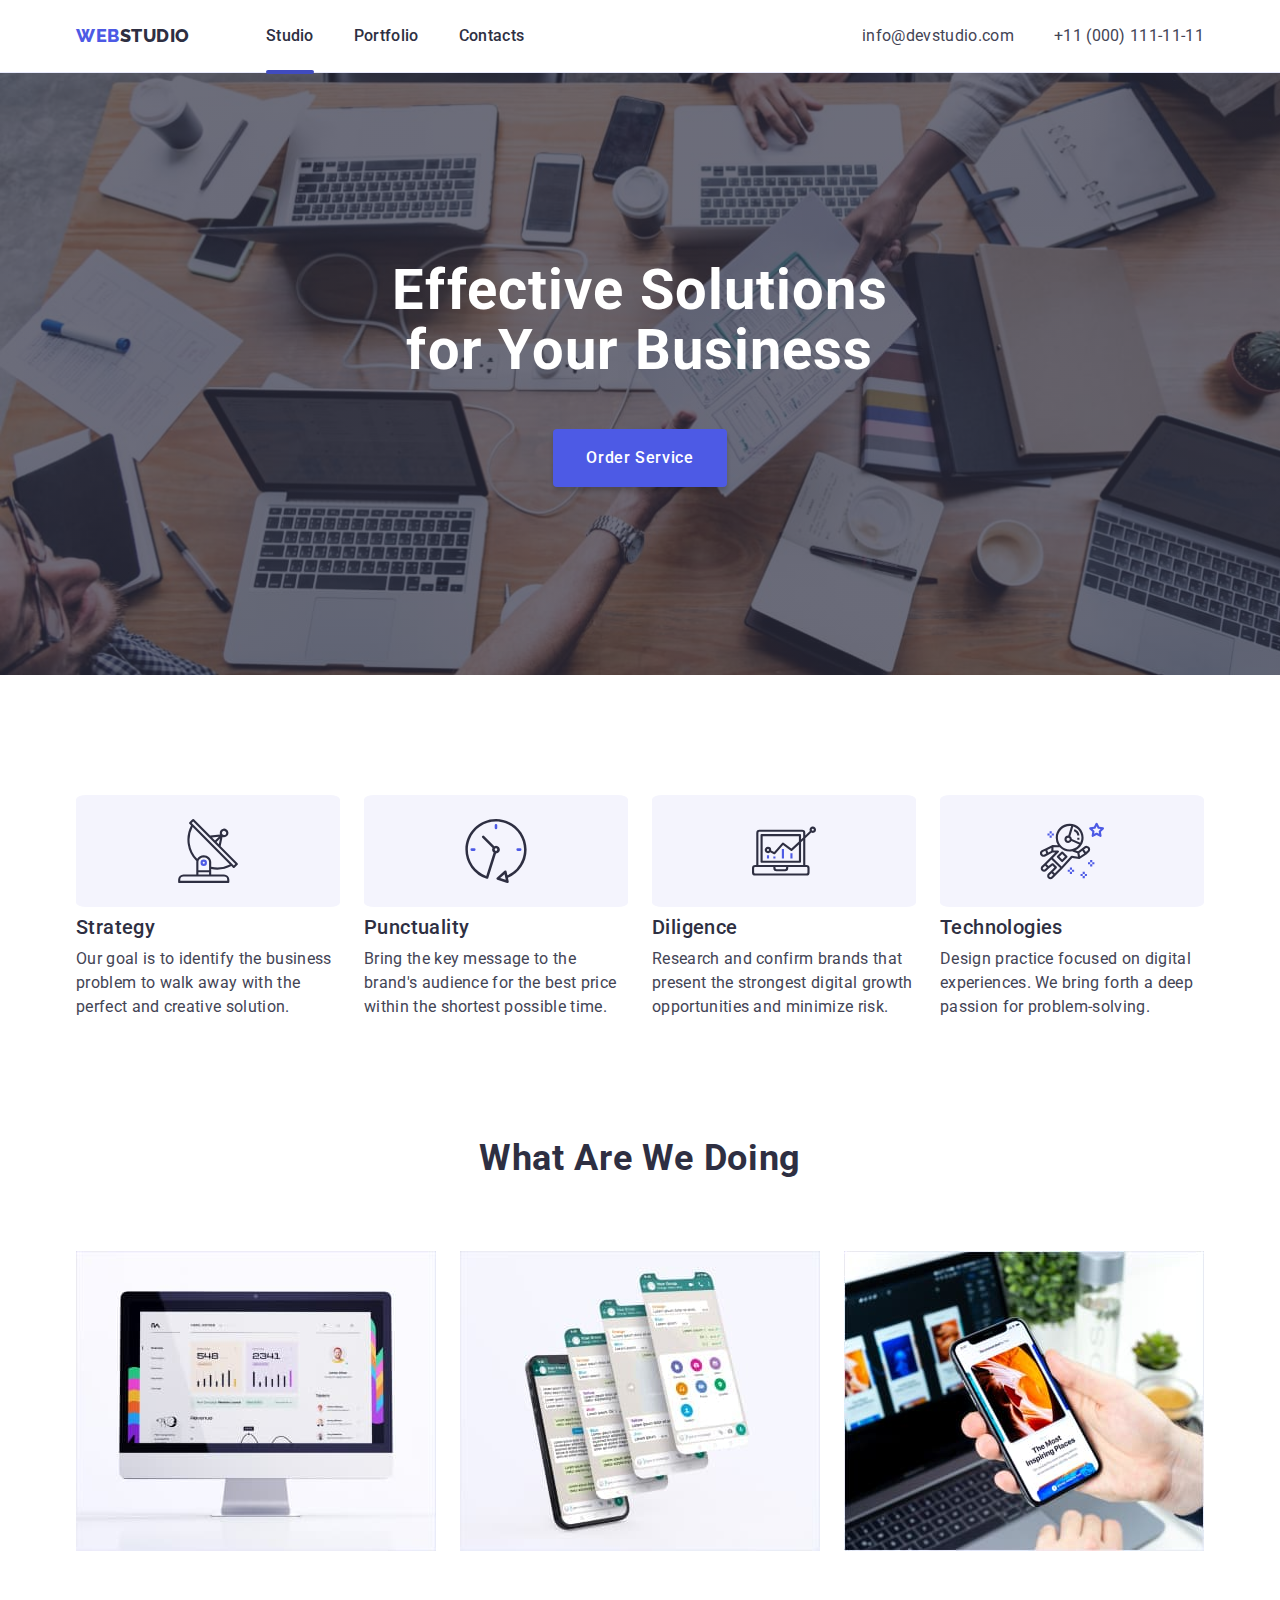
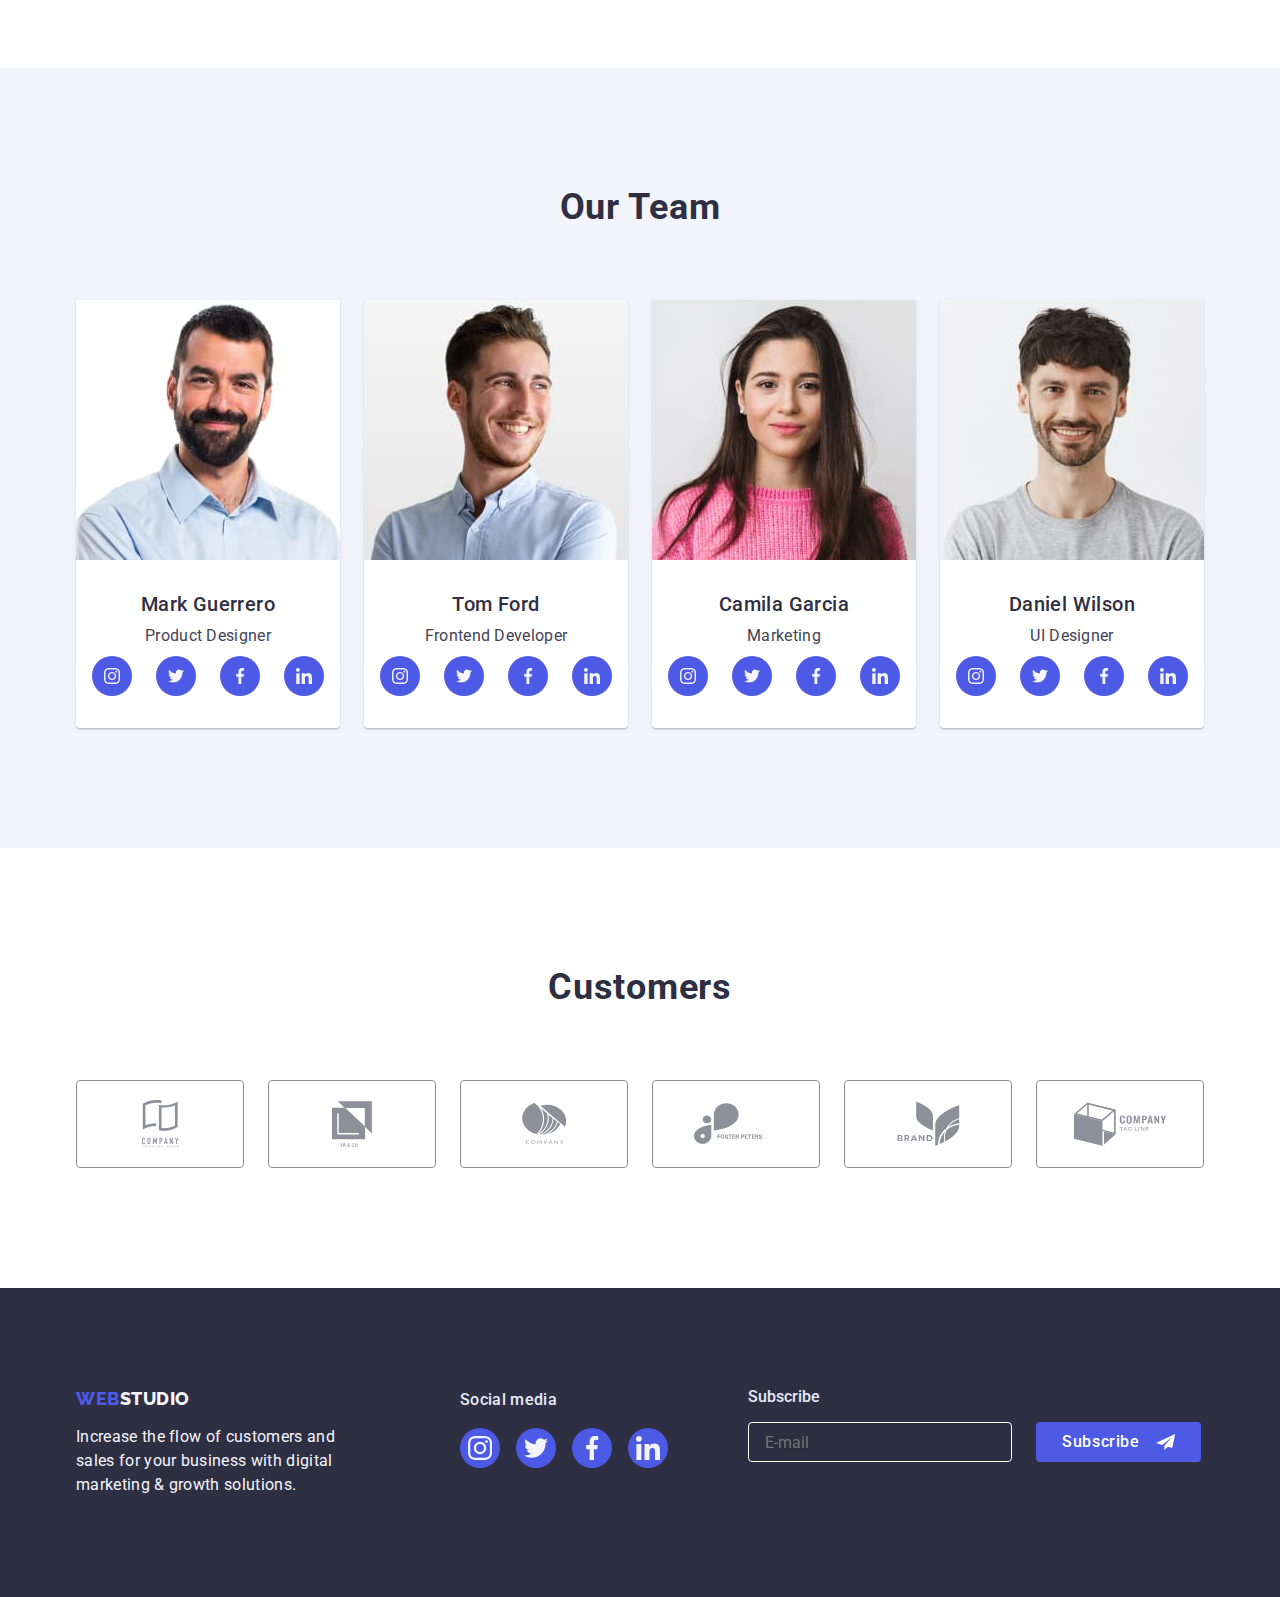
<file: index.html>
<!DOCTYPE html>
<html lang="en">

<head>
  <meta charset="UTF-8">
  <meta http-equiv="X-UA-Compatible" content="IE=edge">
  <meta name="viewport" content="width=device-width, initial-scale=1.0">
  <title>Document</title>

  <link rel="preconnect" href="https://fonts.googleapis.com">
  <link rel="preconnect" href="https://fonts.gstatic.com" crossorigin>
  <link href="https://fonts.googleapis.com/css2?family=Roboto:wght@400;500;700&display=swap" rel="stylesheet">
  <link rel="preconnect" href="https://fonts.googleapis.com">
  <link rel="preconnect" href="https://fonts.gstatic.com" crossorigin>
  <link href="
https://cdn.jsdelivr.net/npm/modern-normalize@1.1.0/modern-normalize.min.css
" rel="stylesheet">
  <link href="https://fonts.googleapis.com/css2?family=Raleway:wght@800&display=swap" rel="stylesheet">
  <link rel="stylesheet" href="./css/styles.css">
</head>



<header class="page-header">
  <div class="header-content container">
    <nav class="nav-box ">

      <a class="logo link" href="./index.html"> WEB<span class="logo-thema-light">Studio</span></a>
      <ul class="menu list">
        <li class="menu-item"><a class="menu-after menu-item-link link" href="./index.html">Studio</a></li>
        <li class="menu-item"><a class="menu-item-link link" href="./portfolio.html">Portfolio</a></li>
        <li class="menu-item"><a class="menu-item-link link" href="">Contacts</a></li>
      </ul>
    </nav>

    <button type="button" class="menu-mobile-open js-open-menu"  >
      <svg class="menu-mobile-open-icon" width="32px" height="22px">
        <use href="./images/sprite.svg#icon-menu-hamburger"></use>
      </svg>
    </button>


    <address class="contacts-box">
      <ul class=" contacts-list list">
        <li class="contacts-list-item"> <a class="contacts-item link"
            href="mailto:info@devstudio.com">info@devstudio.com</a></li>
        <li class="contacts-list-item"> <a class="contacts-item link" href="tel:+110001111111">+11 (000) 111-11-11</a>
        </li>
      </ul>
    </address>

  </div>

  <div class="mobile-menu js-menu-container">
    <div class="container mobile-menu-container " >
      <button type="button" class="mobile-menu-close-button js-close-menu" >
        <svg class="mobile-menu-close-icon" width="24" height="24">
          <use href="./images/sprite.svg#icon-close-black"></use>
        </svg>
      </button>

      <ul class="mobile-menu-list list">
        <li class="mobile-menu-item"><a class=" mobile-menu-item-link link" href="./index.html">Studio</a></li>
        <li class="mobile-menu-item"><a class="mobile-menu-item-link link" href="./portfolio.html">Portfolio</a></li>
        <li class="mobile-menu-item"><a class="mobile-menu-item-link link" href="">Contacts</a></li>
      </ul>

      <address class="mobile-contacts-box">
        <ul class=" mobile-contacts-list list">
          <li class="mobile-contacts-list-item"> <a class="mobile-contacts-phone link" href="tel:+110001111111">+11 (000) 111-11-11</a>
          </li>
          <li class="mobile-contacts-list-item"> <a class="mobile-contacts-email link"
              href="mailto:info@devstudio.com">info@devstudio.com</a></li>
          
        </ul>
      </address>

      <ul class="mobile-social-list list">
        <li class="social-list-item">
          <a href="" class="social-list-link link">
            <svg class="social-list-icon" width="16" height="16">
              <use href="./images/sprite.svg#icon-instagram"></use>
            </svg>
          </a>
        </li>
        <li class="social-list-item">
          <a href="" class="social-list-link link">
            <svg class="social-list-icon" width="16" height="16">
              <use href="./images/sprite.svg#icon-twitter"></use>
            </svg>
          </a>
        </li>
        <li class="social-list-item">
          <a href="" class="social-list-link link">
            <svg class="social-list-icon" width="16" height="16">
              <use href="./images/sprite.svg#icon-facebook"></use>
            </svg>
          </a>
        </li>
        <li class="social-list-item">
          <a href="" class="social-list-link link">
            <svg class="social-list-icon" width="16" height="16">
              <use href="./images/sprite.svg#icon-linkedin"></use>
            </svg>
          </a>
        </li>
      </ul>
    </div>
  </div>

</header>

<main>
  <!-- Банер -->

  <section class="hero-section">
    <div class="container">
      <h1 class="main-title">Effective Solutions
        for Your Business
      </h1>
      <button class="modal-btn" type="button" data-modal-open>Order Service</button>
    </div>

  </section>

  <!-- Переваги компанії -->


  <section class="privilage-section">
    <div class="privilage-container container">
      <h2 hidden class=" .visually-hidden">Privilage</h2>
      <ul class="privilage-list list">
        <li class="privilage-list-item">
          <div class="privilage-icon-wrap"><svg class="strategy-icon" width="64" height="64">
              <use href="./images/sprite.svg#icon-antenna">

              </use>
            </svg> </div>
          <h3 class="privilege-title list-title">Strategy</h3>
          <p class="text">Our goal is to identify the business
            problem to walk away with the perfect and creative solution. </p>
        </li>
        <li class="privilage-list-item">
          <div class="privilage-icon-wrap"><svg class="strategy-icon" width="64" height="64">
              <use href="./images/sprite.svg#icon-clock">

              </use>
            </svg> </div>
          <h3 class="privilege-title list-title">Punctuality</h3>
          <p class="text">Bring the key message
            to the brand's audience for the best price within the shortest possible time.</p>
        </li>  
        <li class="privilage-list-item">
          <div class="privilage-icon-wrap"><svg class="strategy-icon" width="64" height="64">
              <use href="./images/sprite.svg#icon-diagram">

              </use>
            </svg> </div>
          <h3 class="privilege-title list-title">Diligence</h3>
          <p class="text">Research and confirm brands that present the strongest digital growth opportunities and
            minimize risk.</p>
        </li>
        <li class="privilage-list-item">
          <div class="privilage-icon-wrap"><svg class="strategy-icon" width="64" height="64">
              <use href="./images/sprite.svg#icon-astronaut">
              </use>
            </svg> </div>
          <h3 class="privilege-title list-title">Technologies</h3>
          <p class="text">Design practice focused on digital experiences. We bring forth a deep passion for
            problem-solving.</p>
        </li>
      </ul>
    </div>
  </section>


  <!-- що ми робимо -->

   <section class="about-section">

    <div class="container">
      <h2 class="about-title section-title">What are we doing</h2>
      <ul class="about-list list">

        <li class="about-list-item">
          <img srcset="./images/site.jpg 1x,./images/site@2x.jpg 2x" src="./images/site.jpg" alt="site" width="360" height="300">
        </li>
        <li class="about-list-item">
          <img srcset="./images/mobile-add.jpg 1x,./images/mobile-add@2x.jpg 2x" src="./images/mobile-add.jpg" alt="mobile application" width="360" height="300">
        </li>
        <li class="about-list-item">
          <img srcset="./images/complex-servise.jpg 1x,./images/complex-servise@2x.jpg 2x" src="./images/complex-servise.jpg" alt="comprehensive service" width="360" height="300">
        </li>
      </ul>
    </div>

  </section>

 

  <!-- наша команда -->


   <section class="team-section">
    <div class="team-card container">
      <h2 class="team-title section-title">Our Team</h2>

      <ul class="team-list list">

        <li class="team-list-item">
          <img srcset="./images/mark-guerrero@2x.jpg 2x" src="./images/mark-guerrero.jpg" alt="Mark Guerrero" width="264" height="260">
          <div class="team-item-text">
            <h3 class="list-title">Mark Guerrero</h3>
            <p class="team-text text">Product Designer</p>
            <ul class="social-list list">
              <li class="social-list-item">
                <a href="" class="social-list-link link">
                  <svg class="social-list-icon" width="16" height="16">
                    <use href="./images/sprite.svg#icon-instagram"></use>
                  </svg>
                </a>
              </li>
              <li class="social-list-item">
                <a href="" class="social-list-link link">
                  <svg class="social-list-icon" width="16" height="16">
                    <use href="./images/sprite.svg#icon-twitter"></use>
                  </svg>
                </a>
              </li>
              <li class="social-list-item">
                <a href="" class="social-list-link link">
                  <svg class="social-list-icon" width="16" height="16">
                    <use href="./images/sprite.svg#icon-facebook"></use>
                  </svg>
                </a>
              </li>
              <li class="social-list-item">
                <a href="" class="social-list-link link">
                  <svg class="social-list-icon" width="16" height="16">
                    <use href="./images/sprite.svg#icon-linkedin"></use>
                  </svg>
                </a>
              </li>
            </ul>
          </div>
        </li>

        <li class="team-list-item">
          <img srcset="./images/tom-ford@2x.jpg 2x" src="./images/tom-ford.jpg" alt="Tom Ford" width="264" height="260">
          <div class="team-item-text">
            <h3 class="list-title">Tom Ford</h3>
            <p class="team-text text">Frontend Developer</p>
            <ul class="social-list list">
              <li class="social-list-item">
                <a href="" class="social-list-link link">
                  <svg class="social-list-icon" width="16" height="16">
                    <use href="./images/sprite.svg#icon-instagram"></use>
                  </svg>
                </a>
              </li>
              <li class="social-list-item">
                <a href="" class="social-list-link link">
                  <svg class="social-list-icon" width="16" height="16">
                    <use href="./images/sprite.svg#icon-twitter"></use>
                  </svg>
                </a>
              </li>
              <li class="social-list-item">
                <a href="" class="social-list-link link">
                  <svg class="social-list-icon" width="16" height="16">
                    <use href="./images/sprite.svg#icon-facebook"></use>
                  </svg>
                </a>
              </li>
              <li class="social-list-item">
                <a href="" class="social-list-link link">
                  <svg class="social-list-icon" width="16" height="16">
                    <use href="./images/sprite.svg#icon-linkedin"></use>
                  </svg>
                </a>
              </li>
            </ul>
          </div>

        </li>
        <li class="team-list-item">
          <img srcset="./images/camila-garsia@2x.jpg 2x" src="./images/camila-garsia.jpg" alt="Camila Garcia" width="264" height="260">
          <div class="team-item-text">
            <h3 class="list-title">Camila Garcia</h3>
            <p class="team-text text">Marketing</p>
            <ul class="social-list list">
              <li class="social-list-item">
                <a href="" class="social-list-link link">
                  <svg class="social-list-icon" width="16" height="16">
                    <use href="./images/sprite.svg#icon-instagram"></use>
                  </svg>
                </a>
              </li>
              <li class="social-list-item">
                <a href="" class="social-list-link link">
                  <svg class="social-list-icon" width="16" height="16">
                    <use href="./images/sprite.svg#icon-twitter"></use>
                  </svg>
                </a>
              </li>
              <li class="social-list-item">
                <a href="" class="social-list-link link">
                  <svg class="social-list-icon" width="16" height="16">
                    <use href="./images/sprite.svg#icon-facebook"></use>
                  </svg>
                </a>
              </li>
              <li class="social-list-item">
                <a href="" class="social-list-link link">
                  <svg class="social-list-icon" width="16" height="16">
                    <use href="./images/sprite.svg#icon-linkedin"></use>
                  </svg>
                </a>
              </li>
            </ul>
          </div>

        </li>
        <li class="team-list-item">
          <img srcset="./images/daniel-wilson@2x.jpg 2x" src="./images/daniel-wilson.jpg" alt="Daniel Wilson" width="264" height="260">
          <div class="team-item-text">
            <h3 class="list-title">Daniel Wilson</h3>
            <p class="team-text text">UI Designer</p>
            <ul class="social-list list">
              <li class="social-list-item">
                <a href="" class="social-list-link link">
                  <svg class="social-list-icon" width="16" height="16">
                    <use href="./images/sprite.svg#icon-instagram"></use>
                  </svg>
                </a>
              </li>
              <li class="social-list-item">
                <a href="" class="social-list-link link">
                  <svg class="social-list-icon" width="16" height="16">
                    <use href="./images/sprite.svg#icon-twitter"></use>
                  </svg>
                </a>
              </li>
              <li class="social-list-item">
                <a href="" class="social-list-link link">
                  <svg class="social-list-icon" width="16" height="16">
                    <use href="./images/sprite.svg#icon-facebook"></use>
                  </svg>
                </a>
              </li>
              <li class="social-list-item">
                <a href="" class="social-list-link link">
                  <svg class="social-list-icon" width="16" height="16">
                    <use href="./images/sprite.svg#icon-linkedin"></use>
                  </svg>
                </a>
              </li>
            </ul>
          </div>

        </li>
      </ul>
    </div>


  </section> 

  <!--============ Клієнти ============ -->

 <section class="customers-section">
    <div class="container">
      <h2 class="customers-title section-title">Customers</h2>
      <ul class="customers-list list">
        <li class="customers-list-item">
          <a class="customers-link link" href="">
            <svg class="customers-icon" width="41" height="47">
              <use href="./images/sprite.svg#icon-customer1"></use>
            </svg>
          </a>
        </li>
        <li class="customers-list-item">
          <a class="customers-link link" href="">
            <svg class="customers-icon" width="40" height="52">
              <use href="./images/sprite.svg#icon-customer2"></use>
            </svg>
          </a>
        </li>
        <li class="customers-list-item">
          <a class="customers-link link" href="">
            <svg class="customers-icon" width="44" height="41">
              <use href="./images/sprite.svg#icon-customer3"></use>
            </svg>
          </a>
        </li>
        <li class="customers-list-item">
          <a class="customers-link link" href="">
            <svg class="customers-icon" width="84" height="41">
              <use href="./images/sprite.svg#icon-customer4"></use>
            </svg>
          </a>
        </li>
        <li class="customers-list-item">
          <a class="customers-link link" href="">
            <svg class="customers-icon" width="63" height="45">
              <use href="./images/sprite.svg#icon-customer5"></use>
            </svg>
          </a>
        </li>
        <li class="customers-list-item">
          <a class="customers-link link" href="">
            <svg class="customers-icon" width="94" height="44">
              <use href="./images/sprite.svg#icon-customer6"></use>
            </svg>
          </a>
        </li>

      </ul>
    </div>
  </section> 
</main>


<footer class="footer">


  <div class="footer-container container">
    <div class="footer-appeal">
      <a class="footer-logo link" href="./index.html">WEB<span class="logo-thema-dark">Studio</span></a>
      <p class="footer-text text">Increase the flow of customers and sales for your business with digital marketing &
        growth
        solutions.
      </p>
    </div>

    <div class="footer-social">
      <p class="footer-title text">Social media</p>
      <ul class="footer-social-list list">
        <li class="social-list-item">
          <a href="" class="social-list-link footer-link link">
            <svg class="social-list-icon" width="24" height="24">
              <use href="./images/sprite.svg#icon-instagram"></use>
            </svg>
          </a>
        </li>
        <li class="social-list-item">
          <a href="" class="social-list-link footer-link link">
            <svg class="social-list-icon" width="24" height="24">
              <use href="./images/sprite.svg#icon-twitter"></use>
            </svg>
          </a>
        </li>
        <li class="social-list-item">
          <a href="" class="social-list-link footer-link link">
            <svg class="social-list-icon" width="24" height="24">
              <use href="./images/sprite.svg#icon-facebook"></use>
            </svg>
          </a>
        </li>
        <li class="social-list-item">
          <a href="" class="social-list-link footer-link link">
            <svg class="social-list-icon" width="24" height="24">
              <use href="./images/sprite.svg#icon-linkedin"></use>
            </svg>
          </a>
        </li>
      </ul>
    </div>

    <form class="footer-subscribe-form">
      <p class="footer-title">Subscribe</p>
      <div class="footer-subscribe-wrap">
        <input class="footer-input"
         type="email" 
         name="user-email"
         placeholder="E-mail"
          required>
        <button type="button" class="footer-button">Subscribe
          <svg class="footer-button-icon" width="24" height="24">
            <use href="./images/sprite.svg#icon-subscribe"></use>
          </svg>
        </button>
      </div>
    </form>
  </div>
</footer>
 


 <div class="backdrop is-hidden" data-modal>
  <div class="modal ">
    <button type="button" class="modal-close-button" data-modal-close>
      <svg class="modal-close-icon">
        <use href="./images/sprite.svg#icon-close-black"></use>
      </svg>
    </button>
    <p class="modal-call">Leave your contacts and we will call you back</p>
    <form class="modal-form">
  
      <label class="modal-field">
        <span class="modal-field-desk">Name</span>
        <span class="modal-input-wrap">
          <input class="modal-field-input" 
          type="text" 
          name="user-name"
         required 
          pattern="[a-zA-Z]+" >
          <svg class="modal-input-icon" width="18" height="18">
            <use href="./images/sprite.svg#icon-person"></use>
          </svg>
        </span>
      </label>
      <label class="modal-field">
        <span class="modal-field-desk">Phone</span>
        <span class="modal-input-wrap">
          <input class="modal-field-input" 
          type="tel" 
          name="user-phone" 
          required
          pattern="[0-9]{3}-[0-9]{3}-[0-9]{2}-[0-9]{2}"
          title="xxx-xxx-xx-xx" />
          <svg class="modal-input-icon" width="18" height="24">
            <use href="./images/sprite.svg#icon-phone"></use>
          </svg>
        </span>
      </label>
      <label class="modal-field">
        <span class="modal-field-desk">Email</span>
        <span class="modal-input-wrap">
          <input class=" modal-field-input" 
          type="email" 
          name="user-email"
          required>
          <svg class="modal-input-icon" width="18" height="24">
            <use href="./images/sprite.svg#icon-email"></use>
          </svg>
        </span>
      </label>
      <label class="modal-field">
        <span class="modal-field-desk">Comment</span>
        <textarea class="modal-field-comment" 
        name="user-comment"
         placeholder="Text input"></textarea>
      </label>

      <input id="modal-privacy-policy"
       type="checkbox" 
       name="privacy-policy"
       class="modal-check visually-hidden ">
       
      <label for="modal-privacy-policy" class="modal-check-desk" 
       >I accept the terms and conditions
        of the&nbsp;<a class="privacy-policy-link link" href="">Privacy Policy</a> </label>

      <button class="modal-form-btn" type="submit">Send</button>
    </form>

  </div>
</div>


<script src="./js/modal.js"></script>


 <script src="./js/mobile-menu.js"></script>
</body>

</html>
</file>
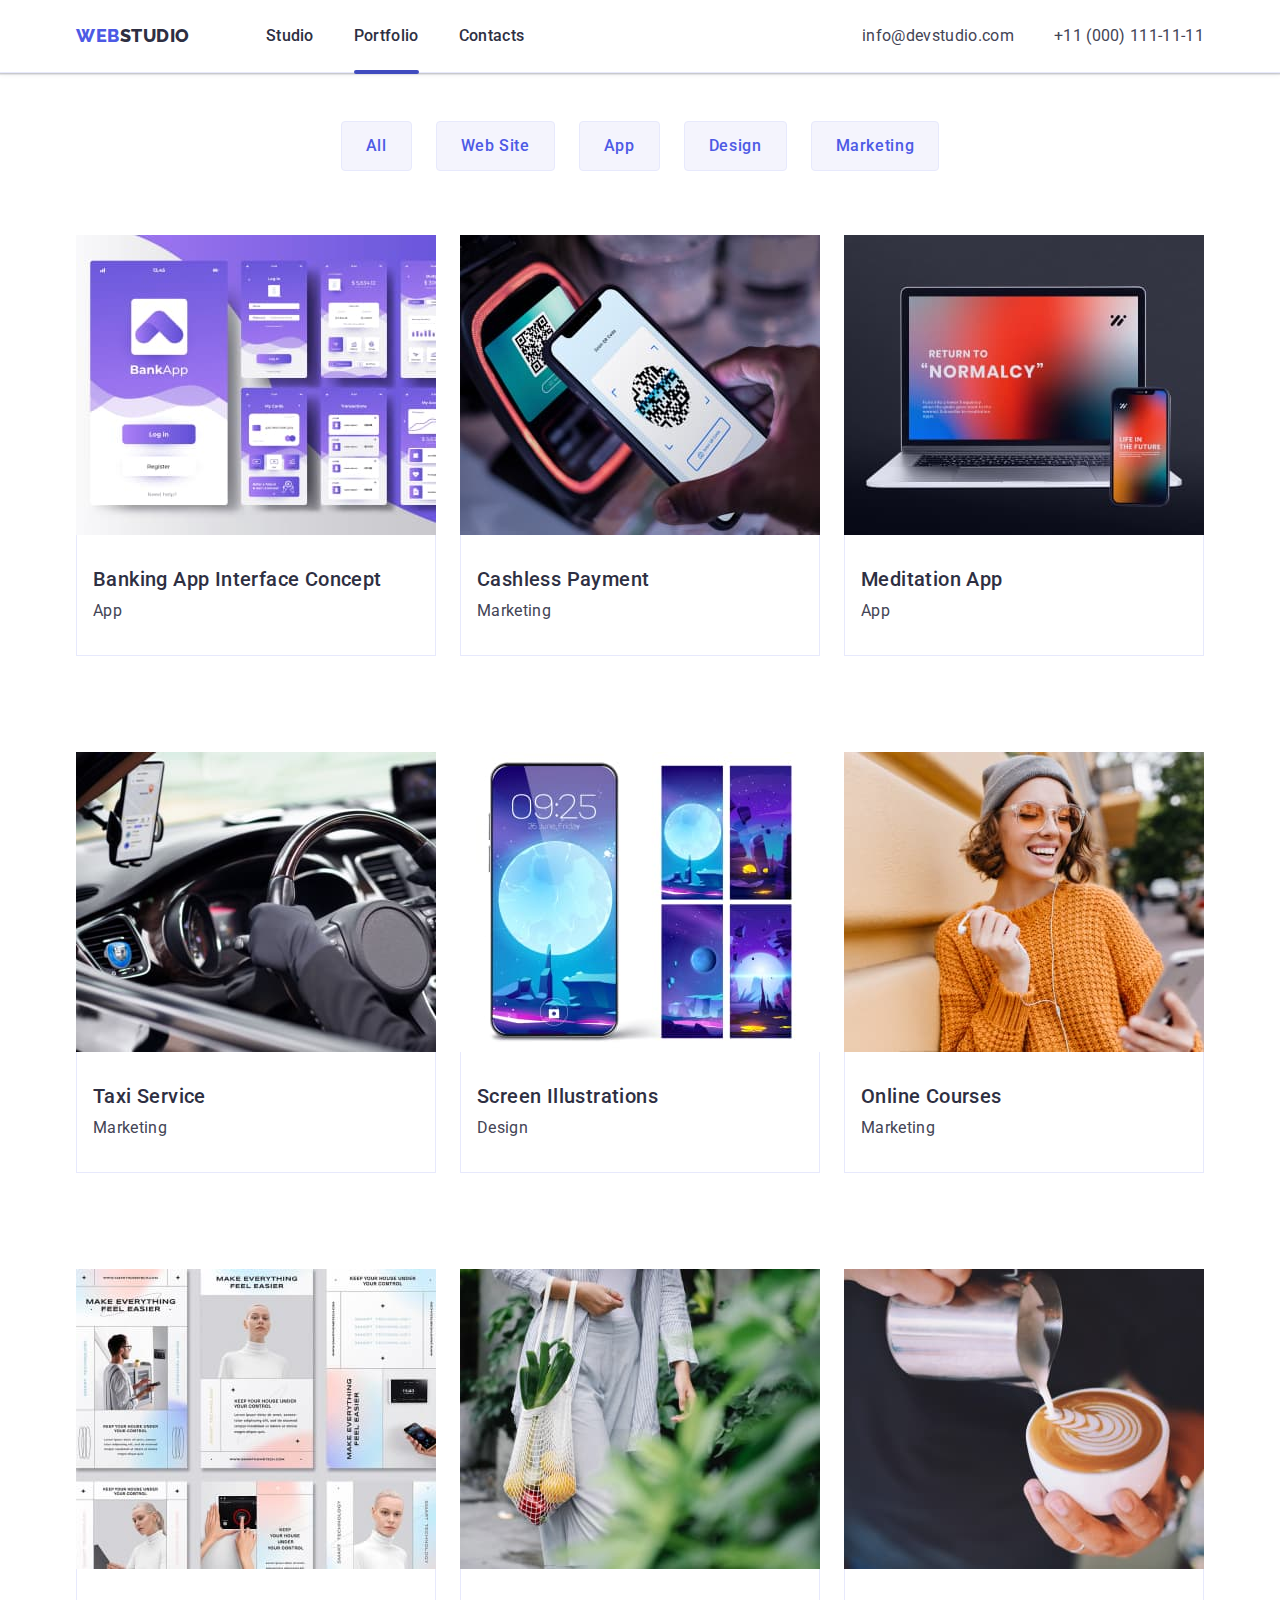
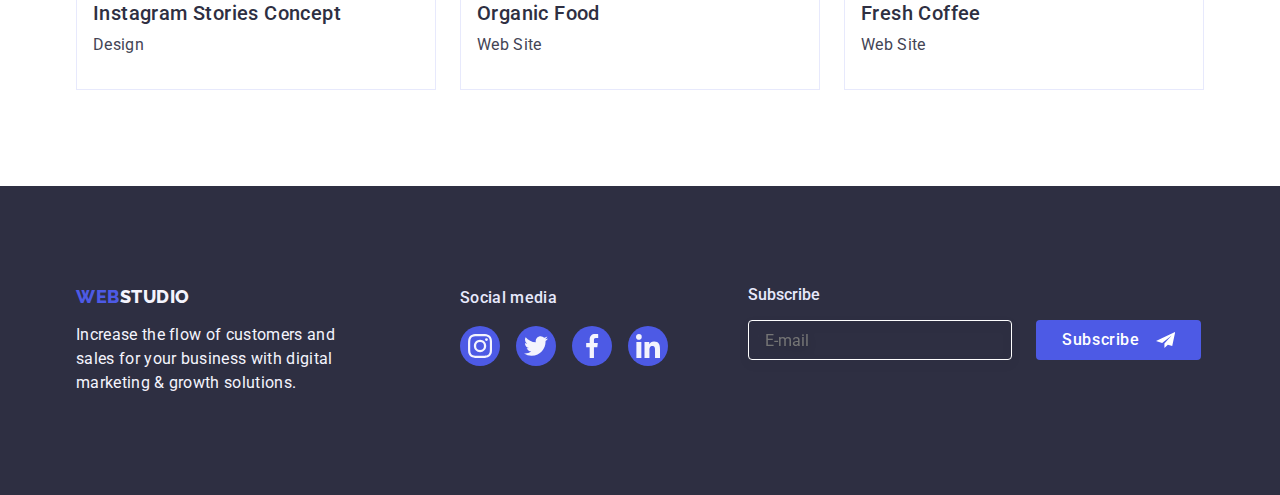
<file: portfolio.html>
<!DOCTYPE html>
<html lang="en">

<head>
  <meta charset="UTF-8">
  <meta http-equiv="X-UA-Compatible" content="IE=edge">
  <meta name="viewport" content="width=device-width, initial-scale=1.0">
  <title>Document</title>

  <link rel="preconnect" href="https://fonts.googleapis.com">
  <link rel="preconnect" href="https://fonts.gstatic.com" crossorigin>
  <link href="https://fonts.googleapis.com/css2?family=Roboto:wght@400;500;700&display=swap" rel="stylesheet">
  <link rel="preconnect" href="https://fonts.googleapis.com">
  <link rel="preconnect" href="https://fonts.gstatic.com" crossorigin>
  <link href="
  https://cdn.jsdelivr.net/npm/modern-normalize@1.1.0/modern-normalize.min.css
  " rel="stylesheet">
  <link href="https://fonts.googleapis.com/css2?family=Raleway:wght@800&display=swap" rel="stylesheet">
  <link rel="stylesheet" href="./css/styles.css">
</head>

<body>
  <header class="page-header">
    <div class="header-content container">
      <nav class="nav-box ">
  
        <a class="logo link" href="./index.html"> WEB<span class="logo-thema-light">Studio</span></a>
        <ul class="menu list">
          <li class="menu-item"><a class=" menu-item-link link" href="./index.html">Studio</a></li>
          <li class="menu-after menu-item"><a class="menu-item-link link" href="./portfolio.html">Portfolio</a></li>
          <li class="menu-item"><a class="menu-item-link link" href="">Contacts</a></li>
        </ul>
      </nav>
  
      <button type="button" class="menu-mobile-open js-open-menu"  >
        <svg class="menu-mobile-open-icon" width="32px" height="22px">
          <use href="./images/sprite.svg#icon-menu-hamburger"></use>
        </svg>
      </button>
  
  
      <address class="contacts-box">
        <ul class=" contacts-list list">
          <li class="contacts-list-item"> <a class="contacts-item link"
              href="mailto:info@devstudio.com">info@devstudio.com</a></li>
          <li class="contacts-list-item"> <a class="contacts-item link" href="tel:+110001111111">+11 (000) 111-11-11</a>
          </li>
        </ul>
      </address>
  
    </div>
  
    <div class="mobile-menu js-menu-container">
      <div class="container mobile-menu-container " >
        <button type="button" class="mobile-menu-close-button js-close-menu" >
          <svg class="mobile-menu-close-icon" width="24" height="24">
            <use href="./images/sprite.svg#icon-close-black"></use>
          </svg>
        </button>
  
        <ul class="mobile-menu-list list">
          <li class="mobile-menu-item"><a class=" mobile-menu-item-link link" href="./index.html">Studio</a></li>
          <li class="mobile-menu-item"><a class="mobile-menu-item-link link" href="./portfolio.html">Portfolio</a></li>
          <li class="mobile-menu-item"><a class="mobile-menu-item-link link" href="">Contacts</a></li>
        </ul>
  
        <address class="mobile-contacts-box">
          <ul class=" mobile-contacts-list list">
            <li class="mobile-contacts-list-item"> <a class="mobile-contacts-phone link" href="tel:+110001111111">+11 (000) 111-11-11</a>
            </li>
            <li class="mobile-contacts-list-item"> <a class="mobile-contacts-email link"
                href="mailto:info@devstudio.com">info@devstudio.com</a></li>
            
          </ul>
        </address>
  
        <ul class="mobile-social-list list">
          <li class="social-list-item">
            <a href="" class="social-list-link link">
              <svg class="social-list-icon" width="16" height="16">
                <use href="./images/sprite.svg#icon-instagram"></use>
              </svg>
            </a>
          </li>
          <li class="social-list-item">
            <a href="" class="social-list-link link">
              <svg class="social-list-icon" width="16" height="16">
                <use href="./images/sprite.svg#icon-twitter"></use>
              </svg>
            </a>
          </li>
          <li class="social-list-item">
            <a href="" class="social-list-link link">
              <svg class="social-list-icon" width="16" height="16">
                <use href="./images/sprite.svg#icon-facebook"></use>
              </svg>
            </a>
          </li>
          <li class="social-list-item">
            <a href="" class="social-list-link link">
              <svg class="social-list-icon" width="16" height="16">
                <use href="./images/sprite.svg#icon-linkedin"></use>
              </svg>
            </a>
          </li>
        </ul>
      </div>
    </div>
  
  </header>


  <main>

    <section class="portfolio-section">
      <div class="container">
        <h1 hidden class=".visually-hidden">Portfolio</h1>
        <ul class="filter-list list">
          <li class="filter-item"> <button class="filter-btn" type="button">All</button></li>
          <li class="filter-item"><button class="filter-btn" type="button">Web Site</button></li>
          <li class="filter-item"><button class="filter-btn" type="button">App</button></li>
          <li class="filter-item"><button class="filter-btn" type="button">Design</button></li>
          <li class="filter-item"><button class="filter-btn" type="button">Marketing</button></li>
        </ul>


        <ul class="portfolio-list list">
          <li class="portfolio-item">
            <a class="portfolio-link link" href="">
              <div class="portfolio-img-wrapper">
                <picture>
                  <source srcset="./images/bank.jpg 1x, ./images/bank@2x.jpg 2x" media="(min-width: 1158px)">
                  <source srcset="./images/bank-tab.jpg 1x, ./images/bank-tab@2x.jpg 2x" media="(min-width: 768px)">
                  <source srcset="./images/bank-mob.jpg 1x, ./images/bank-mob@2x.jpg 2x" media="(max-width: 767px)"/>

                  <img src="./images/bank.jpg" alt="Banking App" width="360"
                  height="300">
                </picture>
                <p class="portfolio-overlay">14 Stylish and User-Friendly App Design Concepts · Task Manager App ·
                  Calorie Tracker App · Exotic Fruit Ecommerce App · Cloud Storage App</p>
              </div>
              <div class="portfolio-item-text">
                <h2 class="portfolio-title list-title">Banking App Interface Concept</h2>
                <p class="text">App</p>
              </div>
            </a>
          </li>
          <li class="portfolio-item">
            <a class="portfolio-link link" href="">
              <div class="portfolio-img-wrapper">
               <picture>
                <source srcset="./images/cashless.jpg 1x, ./images/cashless@2x.jpg 2x" media="(min-width: 1158px)">
                <source srcset="./images/cashless-tab.jpg 1x, ./images/cashless-tab@2x.jpg 2x" media="(min-width: 768px)">
                <source srcset="./images/cashless-mob.jpg 1x, ./images/cashless-mob@2x.jpg 2x" media="(max-width: 767px)">
                <img src="./images/cashless.jpg" alt="Cashless Payment" width="360" height="300">
               </picture> 
              
                <p class="portfolio-overlay">14 Stylish and User-Friendly App Design Concepts · Task Manager App ·
                  Calorie Tracker App · Exotic Fruit Ecommerce App · Cloud Storage App</p>
              </div>
              <div class="portfolio-item-text">
                <h2 class="portfolio-title list-title">Cashless Payment</h2>
                <p class="text">Marketing</p>
              </div>
            </a>
          </li>
          <li class="portfolio-item">
            <a class="portfolio-link link" href="">
              <div class="portfolio-img-wrapper">
                <picture>
                  <source srcset="./images/meditation.jpg 1x, ./images/meditation@2x.jpg 2x" media="(min-width: 1158px)">
                <source srcset="./images/meditation-tab.jpg 1x, ./images/meditation-tab@2x.jpg 2x" media="(min-width: 768px)">
                <source srcset="./images/meditation-mob.jpg 1x, ./images/meditation-mob@2x.jpg 2x" media="(max-width: 767px)">
                <img src="./images/meditation.jpg" alt="Meditaion App" width="360"
                  height="300">
                </picture>
                
                <p class="portfolio-overlay">14 Stylish and User-Friendly App Design Concepts · Task Manager App ·
                  Calorie Tracker App · Exotic Fruit Ecommerce App · Cloud Storage App</p>
              </div>
              <div class="portfolio-item-text">
                <h2 class="portfolio-title list-title">Meditation App</h2>
                <p class="text">App</p>
              </div>
            </a>
          </li>

          <li class="portfolio-item">
            <a class="portfolio-link link" href="">
              <div class="portfolio-img-wrapper">
                <picture>
                  <source srcset="./images/taxi.jpg 1x, ./images/taxi@2x.jpg 2x" media="(min-width: 1158px)">
                <source srcset="./images/taxi-tab.jpg 1x, ./images/taxi-tab@2x.jpg 2x" media="(min-width: 768px)">
                <source srcset="./images/taxi-mob.jpg 1x, ./images/taxi-mob@2x.jpg 2x" media="(max-width: 767px)">
                <img src="./images/taxi.jpg" alt="Taxi Service" width="360"
                  height="300">
                </picture>
                
                <p class="portfolio-overlay">14 Stylish and User-Friendly App Design Concepts · Task Manager App ·
                  Calorie Tracker App · Exotic Fruit Ecommerce App · Cloud Storage App</p>
              </div>
              <div class="portfolio-item-text">
                <h2 class="portfolio-title list-title">Taxi Service</h2>
                <p class="text">Marketing </p>
              </div>
            </a>
          </li>
          <li class="portfolio-item">
            <a class="portfolio-link link" href="">
              <div class="portfolio-img-wrapper">
                <picture>
                  <source srcset="./images/screen.jpg 1x, ./images/screen@2x.jpg 2x" media="(min-width: 1158px)">
                <source srcset="./images/screen-tab.jpg 1x, ./images/screen-tab@2x.jpg 2x" media="(min-width: 768px)">
                <source srcset="./images/screen-mob.jpg 1x, ./images/screen-mob@2x.jpg 2x" media="(max-width: 767px)">
                <img src="./images/screen.jpg" alt="Screen Illustrations" width="360"
                height="300">
                </picture>
               
                <p class="portfolio-overlay">14 Stylish and User-Friendly App Design Concepts · Task Manager App ·
                  Calorie Tracker App · Exotic Fruit Ecommerce App · Cloud Storage App</p>
              </div>
              <div class="portfolio-item-text">
                <h2 class="portfolio-title list-title">Screen Illustrations</h2>
                <p class="text">Design</p>
              </div>
            </a>
          </li>

          <li class="portfolio-item">
            <a class="portfolio-link link" href="">
              <div class="portfolio-img-wrapper">
                <picture>
                  <source srcset="./images/online-courses.jpg 1x, ./images/online-courses@2x.jpg 2x" media="(min-width: 1158px)">
                <source srcset="./images/online-courses.jpg 1x, ./images/online-courses@2x.jpg 2x" media="(min-width: 768px)">
                <source srcset="./images/online-courses-mob.jpg 1x, ./images/online-courses-mob2x.jpg 2x" media="(max-width: 767px)">

                <img src="./images/online-courses.jpg" alt="Online Courses" width="360"
                  height="300">
                </picture>
                
                <p class="portfolio-overlay">14 Stylish and User-Friendly App Design Concepts · Task Manager App ·
                  Calorie Tracker App · Exotic Fruit Ecommerce App · Cloud Storage App</p>
              </div>
              <div class="portfolio-item-text">
                <h2 class="portfolio-title list-title">Online Courses</h2>
                <p class="text">Marketing</p>
              </div>
            </a>
          </li>


          <li class="portfolio-item">
            <a class="portfolio-link link" href="">
              <div class="portfolio-img-wrapper">
                <picture>
                  <source srcset="./images/instastories.jpg 1x, ./images/instastories@2x.jpg 2x" media="(min-width: 1158px)">
                <source srcset="./images/instastories-tab.jpg 1x, ./images/instastories-tab@2x.jpg 2x" media="(min-width: 768px)">
                <source srcset="./images/instastories-mob.jpg 1x, ./images/instastories-mob@2x.jpg 2x" media="(max-width: 767px)">

                <img src="./images/instastories.jpg" alt="Instagram Stories "
                  width="360" height="300">
                </picture>
                
                <p class="portfolio-overlay">14 Stylish and User-Friendly App Design Concepts · Task Manager App ·
                  Calorie Tracker App · Exotic Fruit Ecommerce App · Cloud Storage App</p>
              </div>
              <div class="portfolio-item-text">
                <h2 class="portfolio-title list-title">Instagram Stories Concept</h2>
                <p class="text">Design</p>
              </div>
            </a>
          </li>
          <li class="portfolio-item">
            <a class="portfolio-link link" href="">
              <div class="portfolio-img-wrapper">
                <picture>
                  <source srcset="./images/food.jpg 1x, ./images/food@2x.jpg 2x" media="(min-width: 1158px)">
                <source srcset="./images/food-tab.jpg 1x, ./images/food-tab@2x.jpg 2x" media="(min-width: 768px)">
                <source srcset="./images/food-mob.jpg 1x, ./images/food-mob@2x.jpg 2x" media="(max-width: 767px)">

                <img src="./images/food.jpg" alt="Food" width="360" height="300">
                </picture>
               
                <p class="portfolio-overlay">14 Stylish and User-Friendly App Design Concepts · Task Manager App ·
                  Calorie Tracker App · Exotic Fruit Ecommerce App · Cloud Storage App</p>
              </div>
              <div class="portfolio-item-text">
                <h2 class="portfolio-title list-title">Organic Food</h2>
                <p class="text">Web Site</p>
              </div>
            </a>
          </li>

          <li class="portfolio-item">
            <a class="portfolio-link link" href="">
              <div class="portfolio-img-wrapper">
                <picture>
                  <source srcset="./images/coffee.jpg 1x, ./images/coffee@2x.jpg 2x" media="(min-width: 1158px)">
                <source srcset="./images/coffee-tab.jpg 1x, ./images/coffee-tab@2x.jpg 2x" media="(min-width: 768px)">
                <source srcset="./images/coffee-mob.jpg 1x, ./images/coffee-mob@2x.jpg 2x" media="(max-width: 767px)">

                <img src="./images/coffee.jpg" alt="Coffee" width="360" height="300">
                </picture>
                
                <p class="portfolio-overlay">14 Stylish and User-Friendly App Design Concepts · Task Manager App ·
                  Calorie Tracker App · Exotic Fruit Ecommerce App · Cloud Storage App</p>
              </div>
              <div class="portfolio-item-text">
                <h2 class="portfolio-title list-title">Fresh Coffee</h2>
                <p class="text">Web Site</p>
              </div>
            </a>
          </li>


        </ul>
      </div>

    </section>
  </main>


  <footer class="footer">


    <div class="footer-container container">
      <div class="footer-appeal">
        <a class="footer-logo link" href="./index.html">WEB<span class="logo-thema-dark">Studio</span></a>
        <p class="footer-text text">Increase the flow of customers and sales for your business with digital marketing &
          growth
          solutions.
        </p>
      </div>
  
      <div class="footer-social">
        <h4 class="footer-title text">Social media</h4>
        <ul class="footer-social-list list">
          <li class="social-list-item">
            <a href="" class="social-list-link footer-link link">
              <svg class="social-list-icon" width="24" height="24">
                <use href="./images/sprite.svg#icon-instagram"></use>
              </svg>
            </a>
          </li>
          <li class="social-list-item">
            <a href="" class="social-list-link footer-link link">
              <svg class="social-list-icon" width="24" height="24">
                <use href="./images/sprite.svg#icon-twitter"></use>
              </svg>
            </a>
          </li>
          <li class="social-list-item">
            <a href="" class="social-list-link footer-link link">
              <svg class="social-list-icon" width="24" height="24">
                <use href="./images/sprite.svg#icon-facebook"></use>
              </svg>
            </a>
          </li>
          <li class="social-list-item">
            <a href="" class="social-list-link footer-link link">
              <svg class="social-list-icon" width="24" height="24">
                <use href="./images/sprite.svg#icon-linkedin"></use>
              </svg>
            </a>
          </li>
        </ul>
      </div>
  
      <form class="footer-subscribe-form">
        <h4 class="footer-title">Subscribe</h4>
        <div class="footer-subscribe-wrap">
          <input class="footer-input"
           type="email" 
           name="user-email"
           placeholder="E-mail"
            required>
          <button type="button" class="footer-button">Subscribe
            <svg class="footer-button-icon" width="24" height="24">
              <use href="./images/sprite.svg#icon-subscribe"></use>
            </svg>
          </button>
        </div>
      </form>
    </div>
  </footer>

  <script src="./js/mobile-menu.js"></script>
</body>

</html>
</file>
<file: css/styles.css>
:root {
  --accent-color: #4d5ae5;
  --primary-text-color: #434455;
  --nav-color: #2e2f42;
  --title-color: #2e2f42;
  --nav-accent-color: #404bbf;
  --text-thema-dark-color: #e7e9fc;
  --background-section-color: #f4f4fd;
  --just-white: #ffffff;
  --transition-duration-funktion: 250ms cubic-bezier(0.4, 0, 0.2, 1);
}
body {
  background-color: var(--just-white);
  font-family: "Roboto", sans-serif;
  font-weight: 400;
  font-style: normal;

  color: var(--primary-text-color);
}

.link {
  text-decoration: none;
  transition: color var(--transition-duration-funktion);
}
.link:hover,
.link:focus {
  color: var(--nav-accent-color);
}
.list {
  list-style-type: none;
}
/* -------компоненти-------- */

.container {
  position: relative;
  padding-left: 15px;
  padding-right: 15px;
  margin-left: auto;
  margin-right: auto;
}

@media screen and (min-width: 428px) {
  .container {
    width: 426px;
  }
}

@media screen and (min-width: 768px) {
  .container {
    width: 766px;
  }
}

@media screen and (min-width: 1158px) {
  .container {
    width: 1158px;
  }
}

.list-title {
  margin-bottom: 8px;
  font-weight: 500;
  font-size: 20px;
  line-height: 1.2;
  letter-spacing: 0.02em;
  color: var(--title-color);
}

.text {
  font-size: 16px;
  line-height: 1.5;
  letter-spacing: 0.02em;
  color: var(--primary-text-color);
}
.section-title {
  font-weight: 700;
  font-size: 36px;
  line-height: 1.11;
  text-align: center;
  letter-spacing: 0.02em;
  text-transform: capitalize;
  color: var(--title-color);
}

h1,
h2,
h3,
h4,
p {
  margin-top: 0;
  margin-bottom: 0;
}

ul {
  margin-top: 0;
  margin-bottom: 0;
  padding-left: 0;
}

img {
  display: block;
  max-width: 100%;
  width: 100%;
  height: auto;
}

.visually-hidden {
  position: absolute;
  width: 1px;
  height: 1px;
  margin: -1px;
  border: 0;
  padding: 0;
  white-space: nowrap;
  clip-path: inset(100%);
  clip: rect(0 0 0 0);
  overflow: hidden;
}
/* -------/компоненти-------- */
/* -------шапка------- */

@media screen and (max-width: 767px) {
  .menu {
    display: none;
  }

  .contacts-box {
    display: none;
  }

  .menu-mobile-open {
    width: 32px;
    height: 22px;
    background-color: transparent;
    border: transparent;
    padding: 0;
  }
  .menu-mobile-open-icon {
    stroke: var(--title-color);
    padding: 0;
  }
  .mobile-menu-container {
    position: relative;
    width: 100%;
    height: 100%;
    
    padding: 40px 35px 40px 40px;
    display: flex;
    flex-direction: column;
    justify-content: space-between;
  }

  .mobile-menu {
    position: fixed;
    top: 0;
    left: 0;
    z-index: 1000;
    width: 100%;
    height: 100%;

    background-color: var(--just-white);
    overflow-y: scroll;
    transform: translateX(100%);
    transition: transform var(--transition-duration-funktion);
  }

  .mobile-menu.is-open {
    transform: translateX(0);
  }

  .mobile-menu-close-button {
    position: absolute;
    top: 24px;
    right: 15px;

    display: flex;
    justify-content: center;
    align-items: center;
    width: 24px;
    height: 24px;
    background-color: #e7e9fc;
    border-radius: 50%;
    border: 0.1em solid #d5d6e3;
    cursor: pointer;

    transition: background-color var(--transition-duration-funktion),
      border var(--transition-duration-funktion);
  }

  .mobile-menu-close-icon {
    width: 8px;
    height: 8px;
    fill: #2e2f42;
    padding-top: 0;
    padding-bottom: 0;
    transition: fill var(--transition-duration-funktion);
  }

  .mobile-menu-close-button:hover,
  .mobile-menu-close-button:focus {
    background-color: var(--nav-accent-color);
    border: 0.1em solid transparent;
  }

  .mobile-menu-close-button:hover .mobile-menu-close-icon,
  .mobile-menu-close-button:focus .mobile-menu-close-icon {
    fill: #ffffff;
  }

  .mobile-menu-list {
    display: flex;
    flex-direction: column;
    gap: 40px;
    margin-bottom: auto;
  }
  .mobile-menu-item {
    font-weight: 700;
    font-size: 36px;
    line-height: 1.11;
    letter-spacing: 0.02em;
  
  }

  .mobile-menu-item-link {
    color: var(--nav-color);
  }

  .mobile-contacts-list {
    font-style: normal;
    max-width: 353px;
  }

  .mobile-contacts-phone {
    display: block;
    font-weight: 700;
    font-size: calc(
      min(36px, 25px + (36 - 25) * ((100vw - 320px) / (428 - 320)))
    );
    line-height: 1.11;
    letter-spacing: 0.02em;
    color: var(--primary-text-color);
    margin-bottom: 40px;
  }

  .mobile-contacts-email {
    display: block;
    font-weight: 500;
    font-size: 20px;
    line-height: 1.2;
    letter-spacing: 0.02em;
    color: var(--primary-text-color) #434455;
    margin-bottom: 48px;
  }

  .mobile-social-list {
    display: flex;
    flex-wrap: wrap;
    max-width: 328px;
    align-content: center;
    justify-content: space-between;
  }

 
}

.header-content {
  display: flex;
  justify-content: space-between;
}
.page-header {
  padding-top: 24px;
  padding-bottom: 24px;
}
.logo {
  color: var(--accent-color);
  font-family: "Raleway", sans-serif;
  font-weight: 800;
  font-size: 18px;
  line-height: 1.17;

  letter-spacing: 0.03em;
  text-transform: uppercase;
  border: none;
}
.logo-thema-light {
  color: var(--nav-color);
}

/* === шапка + планшет====== */
@media screen and (min-width: 768px) {
  .mobile-menu {
    display: none;
  }
  .menu-mobile-open {
    display: none;
  }
  .page-header {
    padding-top: 0;
    padding-bottom: 0;
    border-bottom: 1px solid var(--text-thema-dark-color);
    box-shadow: 0px 2px 1px rgba(46, 47, 66, 0.08),
      0px 1px 1px rgba(46, 47, 66, 0.16), 0px 1px 6px rgba(46, 47, 66, 0.08);
  }
  .header-content {
    display: flex;
    align-items: center;
  }
  nav {
    display: flex;
    align-items: center;
  }
  .menu {
    display: flex;
    margin-left: 120px;
  }

  .menu-item:not(:last-child) {
    margin-right: 40px;
  }
  .menu-after {
    position: relative;
  }
  .menu-after::after {
    content: "";
    position: absolute;
    bottom: -2px;
    left: 0;
    display: block;
    width: 100%;
    height: 4px;
    background-color: var(--nav-accent-color);
    border-radius: 2px;
  }

  .menu-item-link {
    display: block;
    padding-top: 24px;
    padding-bottom: 24px;

    font-style: normal;
    font-weight: 500;
    font-size: 16px;
    line-height: 1.5;
    letter-spacing: 0.02em;
    color: var(--nav-color);
  }

  .link:hover,
  .link:focus {
    color: var(--nav-accent-color);
  }

  .contacts-box {
    font-style: normal;
    margin-left: auto;
  }
  .contacts-list {
    display: flex;
    flex-direction: column;
    gap: 12px;
  }

  .contacts-item {
    color: var(--primary-text-color);
    font-size: 12px;
    line-height: 1.17;
    letter-spacing: 0.04em;
  }
}

/* =====ШАПКА + ДЕСКТОП======= */
@media screen and (min-width: 1158px) {
  .menu {
    margin-left: 76px;
  }

  .menu-item:not(:last-child) {
    margin-right: 40px;
  }

  .contacts-list {
    display: flex;
    flex-direction: row;
    gap: 40px;
  }

  .contacts-item {
    font-size: 16px;
    line-height: 1.5;
    letter-spacing: 0.02em;
    padding-top: 24px;
    padding-bottom: 24px;
  }
}

/* -------/шапка------- */


/*-------- банер -------*/
/* =====БАНЕР МОБІЛКА ===== */

  .hero-section {
    text-align: center;
    background-color: #2e2f42;
    padding-top: 112px;
    padding-bottom: 112px;
    background-image: linear-gradient(
        rgba(46, 47, 66, 0.7),
        rgba(46, 47, 66, 0.7)
      ),
      url(../images/people-office-mob.jpg);
    background-size: cover;
    max-width: 768px;
    margin: 0 auto;

   
  }
  
  @media screen and (min-device-pixel-ratio: 2) and (max-width: 767px),
    screen and (min-resolution: 192dpi) and (max-width: 767px), screen and (min-resolution: 2dppx) and (max-width: 767px) {
      .hero-section {
        background-image: linear-gradient(
        rgba(46, 47, 66, 0.7),
        rgba(46, 47, 66, 0.7)
      ),
      url(../images/people-office-mob@2x.jpg);
      }

    }

  .main-title {
    margin-bottom: 72px;
    max-width: 320px;

    margin-left: auto;
    margin-right: auto;
    font-weight: 700;
    font-size: 36px;
    line-height: 1.11;
    letter-spacing: 0.02em;

    color: var(--just-white);
  }

  .modal-btn {
    display: inline-block;
    padding: 16px 32px 16px 32px;

    font-family: "Roboto", sans-serif;
    font-weight: 500;
    font-size: 16px;
    line-height: 1.5;
    letter-spacing: 0.04em;
    color: var(--just-white);
    background-color: var(--accent-color);
    box-shadow: 0px 4px 4px rgba(0, 0, 0, 0.15);
    border-radius: 4px;
    cursor: pointer;
    border: 1px solid transparent;
    transition: background-color var(--transition-duration-funktion);
  }

  .modal-btn:hover,
  .modal-btn:focus {
    background-color: var(--nav-accent-color);
  }

  @media screen and (min-width: 768px ){
    .hero-section {
     
      background-image: linear-gradient(
          rgba(46, 47, 66, 0.7),
          rgba(46, 47, 66, 0.7)
        ),
        url(../images/people-office-tab.jpg);
     
      max-width: 1158px;
    }

    .main-title {
      margin-bottom: 36px;
      max-width: 496px;
      font-size: 56px;
      line-height: 1.07;
      letter-spacing: 0.02em;
  }
}

@media screen and (min-device-pixel-ratio: 2) and (min-width: 768px),
screen and (min-resolution: 192dpi) and (min-width: 768px), screen and (min-resolution: 2dppx) and (min-width: 768px) {
  .hero-section {
    background-image: linear-gradient(
    rgba(46, 47, 66, 0.7),
    rgba(46, 47, 66, 0.7)
  ),
  url(../images/people-office-tab@2x.jpg);
  }

}

@media screen and (min-width: 1158px) {
  .hero-section {
    padding-top: 188px;
    padding-bottom: 188px;
    background-image: linear-gradient(
        rgba(46, 47, 66, 0.7),
        rgba(46, 47, 66, 0.7)
      ),
      url(../images/people-office.jpg);
   
    max-width: 1440px;
  }

  .main-title {
    margin-bottom: 48px;

}}

@media screen and (min-device-pixel-ratio: 2) and (min-width: 1158px),
screen and (min-resolution: 192dpi) and (min-width: 1158px), screen and (min-resolution: 2dppx) and (min-width: 1158px) {
  .hero-section {
    background-image: linear-gradient(
    rgba(46, 47, 66, 0.7),
    rgba(46, 47, 66, 0.7)
  ),
  url(../images/people-office@2x.jpg);
  }

}




/*-------- /банер -------*/

/* ----переваги компанії---- */

/* ==== ПЕРЕВАГИ КОМПАНІЇ МОБІЛКА=== */

@media screen and (max-width: 1157px) {
  .privilage-icon-wrap {
    display: none;
  }
}

@media screen and (max-width: 767px) {
  .privilage-section {
    padding-top: 96px;
    padding-bottom: 96px;
  }
  .privilage-list-item{
margin-bottom: 72px;
  }
}

  .privilege-title {
font-weight: 700;
font-size: 36px;
line-height: 1.11;
text-align: center;
letter-spacing: 0.02em;
margin-bottom: 8px;
  }

  @media screen and (min-width:1158px) {
    .privilege-title {
font-weight: 500;
font-size: 20px;
line-height: 1.2;
letter-spacing: 0.02em;

    }
  }
 
/* =====ПЕРЕВАГИ ПЛАНШЕТ===== */
@media screen and (min-width: 768px) {
  .privilage-list {
    display: flex;
    flex-wrap: wrap;
    justify-content: space-between;
    gap: 72px 24px;
  }
  .privilage-list-item {
    max-width: 356px;
    
  }

  .privilege-title {
    text-align: start;
}

.privilage-section {
  padding-top: 96px;
  padding-bottom: 96px;
}

}
/* ====ПЕРЕВАГИ ДЕСКТОП===== */
@media screen and (min-width: 1158px)
{
  .privilage-section {
    padding: 120px 0;
  }
  

.privilage-list-item {
  max-width: 264px;
}
.privilage-icon-wrap {
  display: flex;
  justify-content: center;
  align-items: center;
  height: 112px;
  margin-bottom: 8px;
  background: var(--background-section-color);
  border-radius: 4%;
}
}
 
/* ----/переваги компанії---- */

/* =======що робимо======== */

@media screen and (max-width: 1157px) {
  .about-section {
display: none;
  }
}

.about-section {
  padding-bottom: 117px;
}
.about-title {
  margin-bottom: 72px;
}
.about-list {
  display: flex;
  justify-content: space-between;
}

/* =============команда =========*/
/* =======КОМАНДА МОБІЛКА===== */

@media screen and (max-width: 767px){
  .team-list-item:not(:last-child){
    margin-bottom: 72px;
  }
}
.team-section {
  background-color: var(--background-section-color);
  padding-top: 96px;
  padding-bottom: 96px;
}

.team-card {
  background-color: var(--background-section-color);
}
.team-title {
  margin-bottom: 72px;
}
.team-list {
  display: block;

 
}
.team-list-item {
  /* display: block; */
  text-align: center;
  width: 264px;
  margin-left: auto;
  margin-right: auto;
 
  background-color: var(--just-white);
  box-shadow: 0px 1px 6px rgba(46, 47, 66, 0.08),
    0px 1px 1px rgba(46, 47, 66, 0.16), 0px 2px 1px rgba(46, 47, 66, 0.08);
  border-radius: 0px 0px 4px 4px;
}


.team-item-text {
  padding: 32px 0;
}
.team-text {
  margin-bottom: 8px;
}
.social-list {
  display: flex;
  align-content: center;
  justify-content: center;
  gap: 24px;
}
.social-list-link {
  display: flex;
  justify-content: center;
  align-items: center;
  border-radius: 50%;
  width: 40px;
  height: 40px;
  border-color: transparent;
  background-color: var(--accent-color);
  transition: background-color var(--transition-duration-funktion);
}

.social-list-link:hover,
.social-list-link:focus {
  background-color: var(--nav-accent-color);
}

.social-list-icon {
  fill: var(--background-section-color);
}


/* ==========КОМАНДА ПЛАНШЕТ======= */
@media screen and (min-width: 768px) {

  
.team-list {
  display: flex;
  flex-wrap: wrap;
  justify-content: center;
  gap: 64px 24px;
}
.team-list-item {
margin-left: 0;
 margin-right: 0; 
 margin-bottom: 0;
  
}
}

/* =======КОМАНДА ДЕСКТОП======= */
@media screen and (min-width: 1158px){
  .team-section {
    padding-top: 120px;
    padding-bottom: 120px;

  }
  .team-list {
    gap: 24px;
  }
  .team-list-item { 
    flex-basis: calc((100% - 72px) / 4);
}
}


/* ============CUSTOMER================= */

.customers-section {
  padding: 96px 0px;
}
.customers-title {
  margin-bottom: 72px;
}
.customers-list {
  display: flex;
  flex-wrap: wrap;
  justify-content: center;
  gap: 72px 16px;
  
}
.customers-link {
  display: flex;
  justify-content: center;
  align-items: center;
  width: 168px;
  height: 88px;
  border-radius: 4px;
  border: 1px solid #8e8f99;
  transition: border var(--transition-duration-funktion);
}
.customers-icon {
  fill: #8e8f99;
  transition: fill var(--transition-duration-funktion);
}

.customers-link:hover,
.customers-link:focus {
  border: 1px solid var(--nav-accent-color);
}
.customers-link:hover .customers-icon,
.customers-link:focus .customers-icon {
  fill: var(--nav-accent-color);
}

@media screen and (min-width: 768px){
  .customers-list {
    display: flex;
    flex-wrap: wrap;
    justify-content: center;
    gap: 72px 24px;
    
  }
}
 @media screen and (min-width: 1158px) {
  .customers-section {
    padding: 120px 0px;
 }
 .customers-list {
  display: flex;
  gap: 24px;}
 }

/* ==========футер======== */

.footer {
  padding: 96px 0;

  background-color: #2e2f42;
}
.footer-container {
  display: block;
}

.footer-logo {
  display: block;
  text-align: center;
  margin-bottom: 16px;
  color: var(--accent-color);

  font-family: "Raleway", sans-serif;
  font-weight: 800;
  font-size: 18px;
  line-height: 1.17;
  align-items: center;
  letter-spacing: 0.03em;
  text-transform: uppercase;
  border: none;
}
.footer-appeal {
  display: block;
  width: 268px;
  margin-bottom: 72px;
  margin-left: auto;
  margin-right: auto;
  
}
.logo-thema-dark {
  color: var(--background-section-color);
}

.footer-text {
  color: var(--background-section-color);
}

.footer-title {
  font-weight: 500;
  color: var(--text-thema-dark-color);
  margin-bottom: 16px;
  text-align: center;
}

.footer-social {
 display: block;
 margin-bottom: 72px;
  margin-left: auto;
  margin-right: auto;
}
.footer-social-list {
  display: flex;
  justify-content: center;
  gap: 16px;
 
}

.footer-link {
  transition: background-color var(--transition-duration-funktion);
}
.footer-link:hover,
.footer-link:focus {
  background-color: #31d0aa;
}

.footer-subscribe-form {
  width: 100%;
}
.footer-subscribe-wrap {
  display: block;
  
}

.footer-input {
  width: 100%;
  height: 40px;

  border: 1px solid #ffffff;
  filter: drop-shadow(0px 4px 4px rgba(0, 0, 0, 0.15));
  border-radius: 4px;
  outline: none;
 font-style: normal;
  font-size: 16px;

  color: #ffffff;
  padding-left: 16px;
  margin-bottom: 16px;
  background-color: transparent;
}

.footer-button {
  display: flex;
  align-items: center;
  justify-content: center;
  gap: 16px;

  width: 165px;
  height: 40px;
  padding: 8px 24px;
  margin-left: auto;
  margin-right: auto;

  font-weight: 500;
  font-style: normal;
  font-size: 16px;
  line-height: 1.5;
  letter-spacing: 0.04em;
  color: #ffffff;
  border-radius: 4px;
  background-color: var(--accent-color);
  border-color: transparent;
  transition: background-color var(--transition-duration-funktion);
}

.footer-button:hover,
.footer-button:focus {
  background-color: var(--nav-accent-color);
}

@media screen and (min-width: 768px){
  .footer-container {
    display: flex;
    flex-wrap: wrap;
    gap: 72px 24px;
    padding-left: 108px;
  }

  .footer-appeal {
   width: 264px;
    margin: 0;
  }
  .footer-logo {
    text-align: start;
}

.footer-social {
  margin: 0;
}

.footer-title {
  text-align: start;
}

.footer-subscribe-form {
 width: 453px;
}
.footer-subscribe-wrap {
  display: flex;
  gap: 24px;
}


}

@media screen and (min-width: 1158px){
  .footer {
    padding: 100px 0;}

    .footer-container{
      padding-left: 15px;
    flex-wrap: nowrap;
    gap: 0;
}
.footer-appeal {
  margin-right: 120px;
}

.footer-social {
  margin-right: 80px;
}


}




/* =========2 сторінка  ========*/


.portfolio-section {
  padding: 48px 0px ;
}
.filter-list {
  display: flex;
  margin-bottom: 48px;
  gap: 16px 24px;
}

@media screen and (max-width: 767px){
  .filter-list {
    flex-wrap: wrap;
    width: 263px;}   
}



.filter-btn {
  padding: 6px 15px;

  font-family: "Roboto", sans-serif;
  color: var(--accent-color);
  background-color: #f4f4fd;
  font-weight: 500;
  font-size: 16px;
  line-height: 1.5;
  letter-spacing: 0.04em;

  border: 1px solid var(--text-thema-dark-color);
  border-radius: 4px;
  cursor: pointer;
  transition: color var(--transition-duration-funktion),
    background-color var(--transition-duration-funktion),
    box-shadow var(--transition-duration-funktion);
}
.filter-btn:focus,
.filter-btn:hover {
  color: var(--just-white);
  background-color: var(--nav-accent-color);
  box-shadow: 0px 3px 1px rgba(0, 0, 0, 0.1), 0px 2px 1px rgba(0, 0, 0, 0.08),
    0px 2px 2px rgba(0, 0, 0, 0.12);
}



.portfolio-item {
  width: 100%;
  margin-left: auto;
  margin-right: auto;

}
.portfolio-item:not(:last-child) {
  margin-bottom: 48px;
}
.portfolio-link {
  display: block;
  transition: box-shadow var(--transition-duration-funktion);
}

.portfolio-link:hover,
.portfolio-link:focus {
  box-shadow: 0px 1px 6px rgba(46, 47, 66, 0.08),
    0px 1px 1px rgba(46, 47, 66, 0.16), 0px 2px 1px rgba(46, 47, 66, 0.08);
}
.portfolio-item-text {
  padding: 32px 16px;
  border: 1px solid var(--text-thema-dark-color);
  border-top: none;
}

.portfolio-img-wrapper {
  position: relative;
  overflow: hidden;
}
.portfolio-overlay {
  position: absolute;
    top: 0;
  left: 0;
  width: 100%;
  height: 100%;
  overflow: auto;
  transform: translate(0, 100%);
  transition: transform var(--transition-duration-funktion);
  padding: 40px 32px 164px;
  font-size: 16px;
  line-height: 24px;
  letter-spacing: 0.02em;
  color: var(--background-section-color);
  background-color: #4d5ae5;
}

.portfolio-link:hover .portfolio-overlay,
.portfolio-link:focus .portfolio-overlay {
  transform: translate(0, 0);
}

@media screen and (min-width: 768px){
  .filter-list {
    justify-content: center;
    margin-bottom: 64px;
    gap: 24px;
    
  }

  .filter-btn {

    padding: 12px 24px;}

  .portfolio-list {
  
     display: flex;
    flex-wrap: wrap;
    gap: 72px 24px; 
  }
  
  .portfolio-item {
    width: 356px;
    margin: 0;
   
  }
}

@media screen and (min-width: 1158px){
  .portfolio-list {
   gap: 48px 24px; 
 }

 .portfolio-item {
 
 
  width: calc((100% - 48px) / 3);
}
}


.portfolio-link {
  display: block;
  transition: box-shadow var(--transition-duration-funktion);
}

.portfolio-link:hover,
.portfolio-link:focus {
  box-shadow: 0px 1px 6px rgba(46, 47, 66, 0.08),
    0px 1px 1px rgba(46, 47, 66, 0.16), 0px 2px 1px rgba(46, 47, 66, 0.08);
}
.portfolio-item-text {
  padding: 32px 16px;
  border: 1px solid var(--text-thema-dark-color);
  border-top: none;
}

.portfolio-img-wrapper {
  position: relative;
  overflow: hidden;
}
.portfolio-overlay {
  position: absolute;
  top: 0;
  left: 0;
  width: 100%;
  height: 100%;
  overflow: auto;
  transform: translate(0, 100%);
  transition: transform var(--transition-duration-funktion);
  padding: 40px 32px 164px;
  font-size: 16px;
  line-height: 24px;
  letter-spacing: 0.02em;
  color: var(--background-section-color);
  background-color: #4d5ae5;
}

.portfolio-link:hover .portfolio-overlay,
.portfolio-link:focus .portfolio-overlay {
  transform: translate(0, 0);
}
 
/* =========MODAL WINDOW========== */

.backdrop {
  position: fixed;
  left: 0;
  top: 0;
  width: 100%;
  height: 100%;

  background-color: rgba(46, 47, 66, 0.4);
  z-index: 100;
  opacity: 1;
  transform: scale(1);
  transition: opasity var(--transition-duration-funktion),
    visibility var(--transition-duration-funktion), transform 500ms linear 100ms;
}

.backdrop.is-hidden {
  opacity: 0;
  visibility: hidden;
  pointer-events: none;
  scale: 0;
}

.modal {
  position: absolute;
  top: 50%;
 left: 50%; 
  transform: translate(-50%, -50%) scale(1);
  max-width: 392px;
  width: 90vw;

  background-color: #fcfcfc;
  opacity: 1;
  transition: opacity 600ms cubic-bezier(0.4, 0, 0.2, 1) 50ms,
    transform 600ms cubic-bezier(0.4, 0, 0.2, 1) 50ms;
  padding: 72px 16px 24px 16px;
}

.backdrop.is-hidden .modal {
  opacity: 0;
  transform: translate(-50%, -50%) scale(0.5);
}
.modal-close-button {
  position: absolute;
  top: 24px;
  right: 24px;

  display: flex;
  justify-content: center;
  align-items: center;
  width: 24px;
  height: 24px;
  background-color: #e7e9fc;
  border-radius: 50%;
  border: 0.1em solid #d5d6e3;
  cursor: pointer;

  transition: background-color var(--transition-duration-funktion) border
    var(--transition-duration-funktion);
}

.modal-close-icon {
  width: 8px;
  height: 8px;
  fill: #2e2f42;
  padding-top: 0;
  padding-bottom: 0;
  transition: fill var(--transition-duration-funktion);
}

.modal-close-button:hover,
.modal-close-button:focus {
  background-color: var(--nav-accent-color);
  border: 0.1em solid transparent;
}

.modal-close-button:hover .modal-close-icon,
.modal-close-button:focus .modal-close-icon {
  fill: #ffffff;
}

@media screen and (min-width: 768px) {
  
.modal {

  max-width: none;
  width: 408px;

  
}
}


/* =============MODAL FORM============= */

.modal-form {
  display: flex;
  flex-direction: column;
}

.modal-call {
  font-family: "Roboto";
  font-weight: 500;
  font-size: 16px;
  line-height: 1.5;
  text-align: center;
  letter-spacing: 0.02em;

  margin-bottom: 16px;
}

.modal-field {
  /* margin-bottom: 8px; */
}
.modal-field-desk {
  display: block;

  font-size: 12px;
  line-height: 1.17;
  letter-spacing: 0.04em;
  color: #8e8f99;

  margin-bottom: 4px;
}

.modal-field-input {
  display: block;
  width: 100%;
  height: 40px;
  font-size: 16px;
  color: #000;

  border: 1px solid rgba(46, 47, 66, 0.4);
  border-radius: 4px;
  padding-left: 38px;
  margin-bottom: 8px;
}

.modal-field-input:focus {
  outline: none;
  border-color: var(--accent-color);
}

.modal-field-comment {
  display: block;
  width: 100%;
  height: 120px;
  resize: none;
  padding: 8px 16px;
  margin-bottom: 18px;
  font-size: 12px;
  line-height: 1.17;
  letter-spacing: 0.04em;
  color: #000;
  border: 1px solid rgba(46, 47, 66, 0.4);
  border-radius: 4px;
}

.modal-field-comment:focus {
  outline: none;
  border-color: var(--accent-color);
}

.modal-field-comment::placeholder {
  color: rgba(46, 47, 66, 0.4);
}

.modal-input-wrap {
  position: relative;
}
.modal-input-icon {
  position: absolute;
  top: 50%;
  left: 16px;
  transform: translate(0, -50%);
  transition: fill var(--transition-duration-funktion);
}

.modal-field-input:focus + .modal-input-icon {
  fill: var(--accent-color);
}

.modal-check-desk {
  display: flex;
  align-items: center;
  margin-bottom: 24px;
  font-size: 12px;
  line-height: 1.17;
  letter-spacing: 0.04em;
  color: #8e8f99;
}
.modal-check-desk::before {
  content: "";
  display: block;

  margin-right: 8px;

  width: 16px;
  height: 16px;
  border: 1px solid rgba(46, 47, 66, 0.4);
  border-radius: 2px;
  background-color: #ffffff;
  cursor: pointer;
  transition: border-color var(--transition-duration-funktion);
}

.modal-check:checked + .modal-check-desk::before {
  background-image: url(../images/check.svg);
  background-color: var(--accent-color);
  background-origin: border-box;
  background-repeat: no-repeat;
  background-size: 10px 8px;
  background-position: center;
  border-color: var(--accent-color);
}

.modal-check:focus + .modal-check-desk::before {
  border-color: var(--accent-color);
}

.privacy-policy-link {
  color: var(--accent-color);

  outline: transparent;
}
.privacy-policy-link:hover,
.privacy-policy-link:focus {
  text-decoration: underline;
}

.modal-form-btn {
  align-self: center;
  padding: 16px 32px 16px 32px;
  min-width: 169px;

  font-family: "Roboto", sans-serif;
  font-weight: 500;
  font-size: 16px;
  line-height: 1.5;
  letter-spacing: 0.04em;
  color: var(--just-white);
  background-color: var(--accent-color);
  box-shadow: 0px 4px 4px rgba(0, 0, 0, 0.15);
  border-radius: 4px;
  cursor: pointer;
  border: 1px solid transparent;
  transition: background-color var(--transition-duration-funktion);
}

.modal-form-btn:hover,
.modal-form-btn:focus {
  background-color: var(--nav-accent-color);
  outline: transparent;
} 

@media screen and (min-width: 768px){
  .modal-field-comment {
    margin-bottom: 16px;
}
</file>
